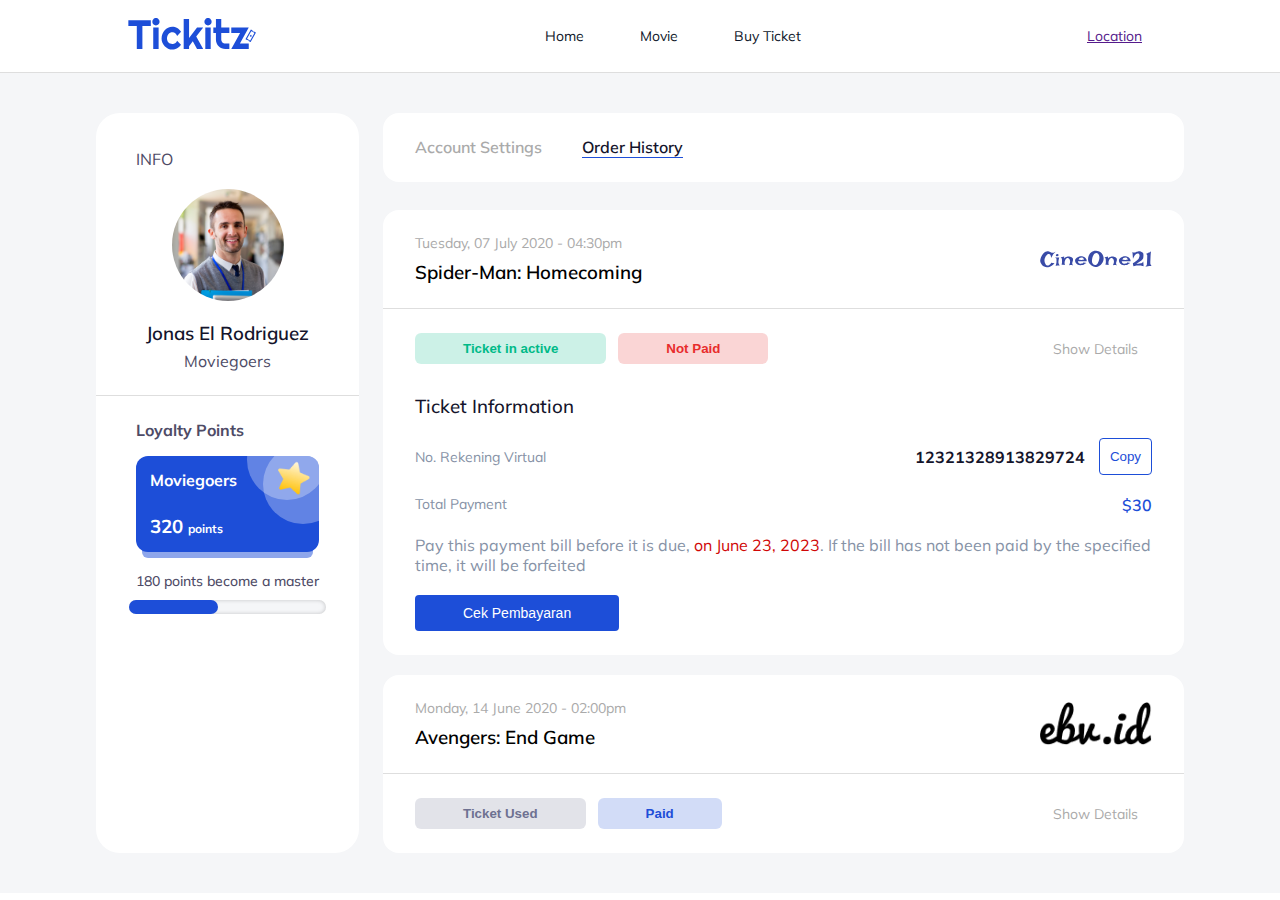
<file: pages/profile/profile-order-history.html>
<!-- pg. profile 3 -->
<!DOCTYPE html>
<html lang="en">

<head>
    <meta charset="UTF-8">
    <meta name="viewport" content="width=device-width, initial-scale=1.0">
    <meta name="description" content="profile pg. 3">
    <style>
        @import url('https://fonts.googleapis.com/css2?family=Inter:ital,opsz,wght@0,14..32,100..900;1,14..32,100..900&family=Mulish:ital,wght@0,200..1000;1,200..1000&display=swap');
    </style>
    <link rel="stylesheet" href="/styles/global.css">
    <link rel="stylesheet" href="/styles/profile.css">
    <title>Profile #3</title>
</head>

<body class="font-primary">
    <header>
        <nav class="d-flex align-center">
            <div class="logo"><img src="/assets/images/tickitz-blu.svg" alt="">
            </div>
            <div class="center d-flex fs-md">
                <a class="decoration-none" href="../movie/index.html">Home</a>
                <a class="decoration-none" href="../movie/home-dua.html">Movie</a>
                <a class="decoration-none" href="../ticket/order.html">Buy Ticket</a>
            </div>
            <div class="account d-flex align-center fs-md">
                <!-- <button class="d-flex">Location <i class="nf nf-cod-chevron_down"></i></button> -->
                <a href="" class="d-flex align-center">Location<i
                        class="nf nf-cod-chevron_down"></i></a>
                <a href=""><i class="nf nf-fa-magnifying_glass"></i></a>
                <button id="profile-pic"></button>
            </div>
        </nav>
    </header>

    <main class="">
        <aside class="d-flex flex-col bg-white">
            <div class="info d-flex flex-col">
                <div class="btn d-flex">
                    <p>INFO</p>
                    <i class="nf nf-oct-kebab_horizontal"></i>
                </div>
                <div class="user-pic"></div>
                <div class="whoami d-flex flex-col">
                    <h3>Jonas El Rodriguez</h3>
                    <p>Moviegoers</p>
                </div>
            </div>
            <div class="info-b d-flex flex-col">
                <div class="points d-flex flex-col">
                    <h4>Loyalty Points</h4>
                    <div class="point-count d-flex flex-col">
                        <h4>Moviegoers</h4>
                        <h3>320 <span>points</span></h3>
                        <div class="circle circle-1"></div>
                        <div class="circle circle-2"></div>
                        <img class="star" src="/assets/images/star.png" alt="">
                    </div>
                </div>
                <div class="bar-point d-flex flex-col align-center">
                    <h4>180 points become a master</h4>
                    <div class="bar bar-white">
                        <div class="bar bar-blu"></div>
                    </div>
                </div>
            </div>
        </aside>
        <section class="d-flex flex-col">
            <div class="account account-1 bg-white d-flex">
                <a href="profile.html">
                    <h4 class="yet-gray">Account Settings</h4>
                </a>
                <a href="profile-order.html">
                    <h4 class="border-b-blu">Order History</h4>
                </a>
            </div>
            <div class="history-wrapper d-flex flex-col">
                <div class="history history-1">
                    <div class="history-a d-flex">
                        <div class="date-title d-flex flex-col">
                            <p>Tuesday, 07 July 2020 - 04:30pm</p>
                            <h3>Spider-Man: Homecoming</h3>
                        </div>
                        <img src="/assets/images/sponsor/cine.svg" alt="">
                    </div>
                    <div class="history-b d-flex">
                        <div class="btn">
                            <button disabled>Ticket in active</button>
                            <button disabled>Not Paid</button>
                        </div>
                        <a href="profile-order.html">Show Details <i
                                class="nf nf-cod-chevron_up"></i></a>
                    </div>
                    <div class="paym-info d-flex flex-col">
                        <h3 class="fw-md">Ticket Information</h3>
                        <div class="no-rek d-flex align-center">
                            <p>No. Rekening Virtual</p>
                            <div class="side d-flex align-center">
                                <p>12321328913829724</p>
                                <button>Copy</button>
                            </div>
                        </div>
                        <div class="total d-flex">
                            <p>Total Payment</p>
                            <h4>$30</h4>
                        </div>
                        <p>Pay this payment bill before it is due, <span>on June
                                23,
                                2023</span>. If the bill has not been paid by
                            the specified
                            time, it will be forfeited</p>
                        <button>Cek Pembayaran</button>
                    </div>
                </div>
                <div class="history history-2">
                    <div class="history-a d-flex">
                        <div class="date-title d-flex flex-col">
                            <p>Monday, 14 June 2020 - 02:00pm</p>
                            <h3>Avengers: End Game</h3>
                        </div>
                        <img src="/assets/images/sponsor/ebv.png" alt="">
                    </div>
                    <div class="history-b d-flex">
                        <div class="btn">
                            <button disabled>Ticket Used</button>
                            <button disabled>Paid</button>
                        </div>
                        <a href="profile-ticket-history.html">Show Details <i
                                class="nf nf-cod-chevron_down"></i></a>
                    </div>
                </div>
            </div>
    </main>
</body>

</html>
</file>
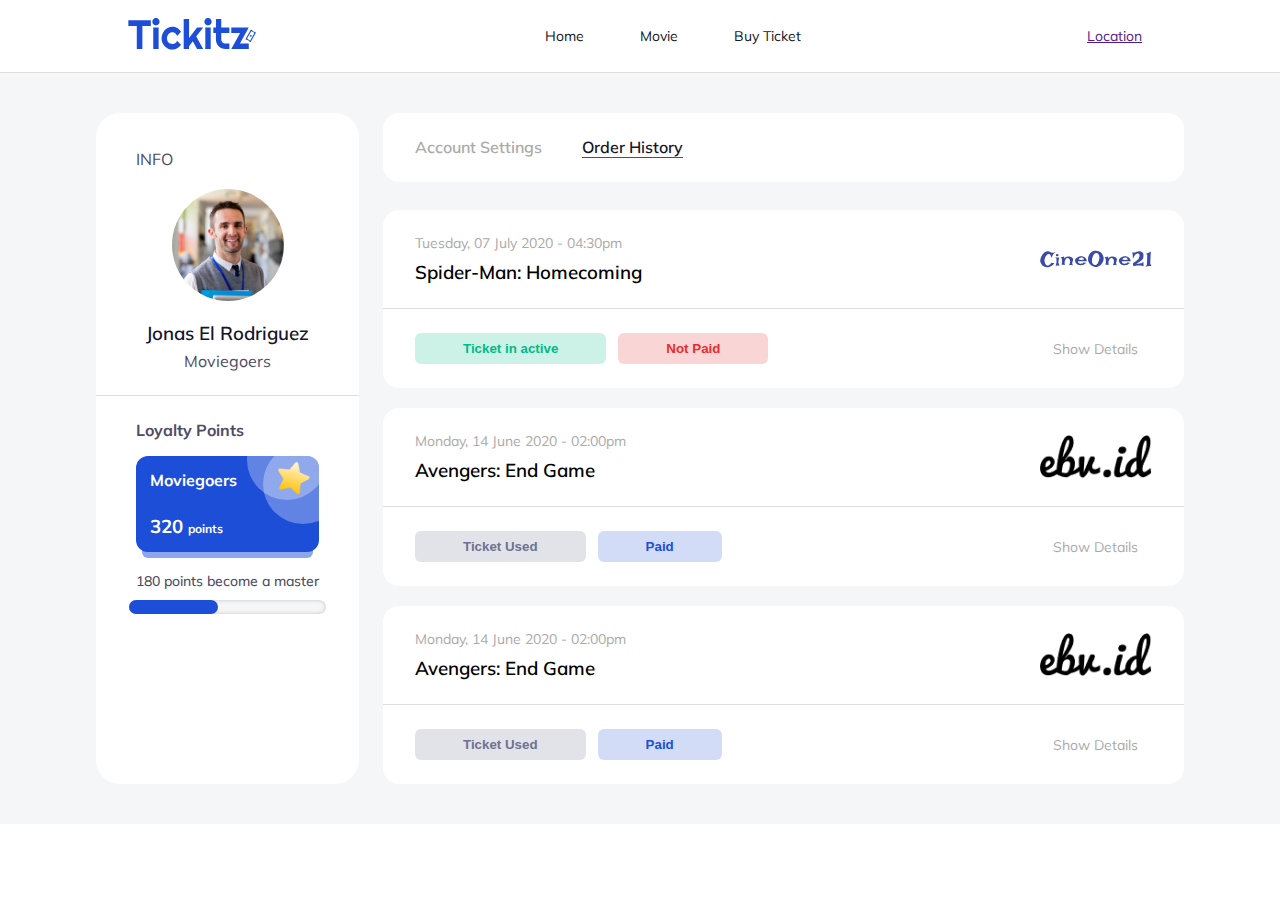
<file: pages/profile/profile-order.html>
<!-- pg. profile 2 -->
<!DOCTYPE html>
<html lang="en">

<head>
    <meta charset="UTF-8">
    <meta name="viewport" content="width=device-width, initial-scale=1.0">
    <meta name="description" content="profile pg. 2">
    <style>
        @import url('https://fonts.googleapis.com/css2?family=Inter:ital,opsz,wght@0,14..32,100..900;1,14..32,100..900&family=Mulish:ital,wght@0,200..1000;1,200..1000&display=swap');
    </style>
    <link rel="stylesheet" href="/styles/global.css">
    <link rel="stylesheet" href="/styles/profile.css">
    <title>Profile #2</title>
</head>

<body class="font-primary">
    <header>
        <nav class="d-flex align-center">
            <div class="logo"><img src="/assets/images/tickitz-blu.svg" alt="">
            </div>
            <div class="center d-flex fs-md">
                <a class="decoration-none" href="../movie/home-satu.html">Home</a>
                <a class="decoration-none" href="../movie/home-dua.html">Movie</a>
                <a class="decoration-none" href="../ticket/order.html">Buy Ticket</a>
            </div>
            <div class="account d-flex align-center fs-md">
                <!-- <button class="d-flex">Location <i class="nf nf-cod-chevron_down"></i></button> -->
                <a href="" class="d-flex align-center">Location<i
                        class="nf nf-cod-chevron_down"></i></a>
                <a href=""><i class="nf nf-fa-magnifying_glass"></i></a>
                <button id="profile-pic"></button>
            </div>
        </nav>
    </header>

    <main class="">
        <aside class="d-flex flex-col bg-white">
            <div class="info d-flex flex-col">
                <div class="btn d-flex">
                    <p>INFO</p>
                    <i class="nf nf-oct-kebab_horizontal"></i>
                </div>
                <div class="user-pic"></div>
                <div class="whoami d-flex flex-col">
                    <h3>Jonas El Rodriguez</h3>
                    <p>Moviegoers</p>
                </div>
            </div>
            <div class="info-b d-flex flex-col">
                <div class="points d-flex flex-col">
                    <h4>Loyalty Points</h4>
                    <div class="point-count d-flex flex-col">
                        <h4>Moviegoers</h4>
                        <h3>320 <span>points</span></h3>
                        <div class="circle circle-1"></div>
                        <div class="circle circle-2"></div>
                        <img class="star" src="/assets/images/star.png" alt="">
                    </div>
                </div>
                <div class="bar-point d-flex flex-col align-center">
                    <h4>180 points become a master</h4>
                    <div class="bar bar-white">
                        <div class="bar bar-blu"></div>
                    </div>
                </div>
            </div>
        </aside>
        <section class="d-flex flex-col">
            <div class="account account-1 bg-white d-flex">
                <a href="profile.html">
                    <h4 class="yet-gray">Account Settings</h4>
                </a>
                <a href="">
                    <h4 class="border-b-blu">Order History</h4>
                </a>
            </div>
            <div class="history-wrapper d-flex flex-col">
                <div class="history history-1">
                    <div class="history-a d-flex">
                        <div class="date-title d-flex flex-col">
                            <p>Tuesday, 07 July 2020 - 04:30pm</p>
                            <h3>Spider-Man: Homecoming</h3>
                        </div>
                        <img src="/assets/images/sponsor/cine.svg" alt="">
                    </div>
                    <div class="history-b d-flex">
                        <div class="btn">
                            <button disabled>Ticket in active</button>
                            <button disabled>Not Paid</button>
                        </div>
                        <a href="profile-order-history.html">Show Details <i
                                class="nf nf-cod-chevron_down"></i></a>
                    </div>
                </div>
                <div class="history history-2">
                    <div class="history-a d-flex">
                        <div class="date-title d-flex flex-col">
                            <p>Monday, 14 June 2020 - 02:00pm</p>
                            <h3>Avengers: End Game</h3>
                        </div>
                        <img src="/assets/images/sponsor/ebv.png" alt="">
                    </div>
                    <div class="history-b d-flex">
                        <div class="btn">
                            <button disabled>Ticket Used</button>
                            <button disabled>Paid</button>
                        </div>
                        <a href="profile-ticket-history.html">Show Details <i
                                class="nf nf-cod-chevron_down"></i></a>
                    </div>
                </div>
                <div class="history history-2">
                    <div class="history-a d-flex">
                        <div class="date-title d-flex flex-col">
                            <p>Monday, 14 June 2020 - 02:00pm</p>
                            <h3>Avengers: End Game</h3>
                        </div>
                        <img src="/assets/images/sponsor/ebv.png" alt="">
                    </div>
                    <div class="history-b d-flex">
                        <div class="btn">
                            <button disabled>Ticket Used</button>
                            <button disabled>Paid</button>
                        </div>
                        <a href="profile-ticket-history.html">Show Details <i
                                class="nf nf-cod-chevron_down"></i></a>
                    </div>
                </div>
            </div>
    </main>
</body>

</html>
</file>
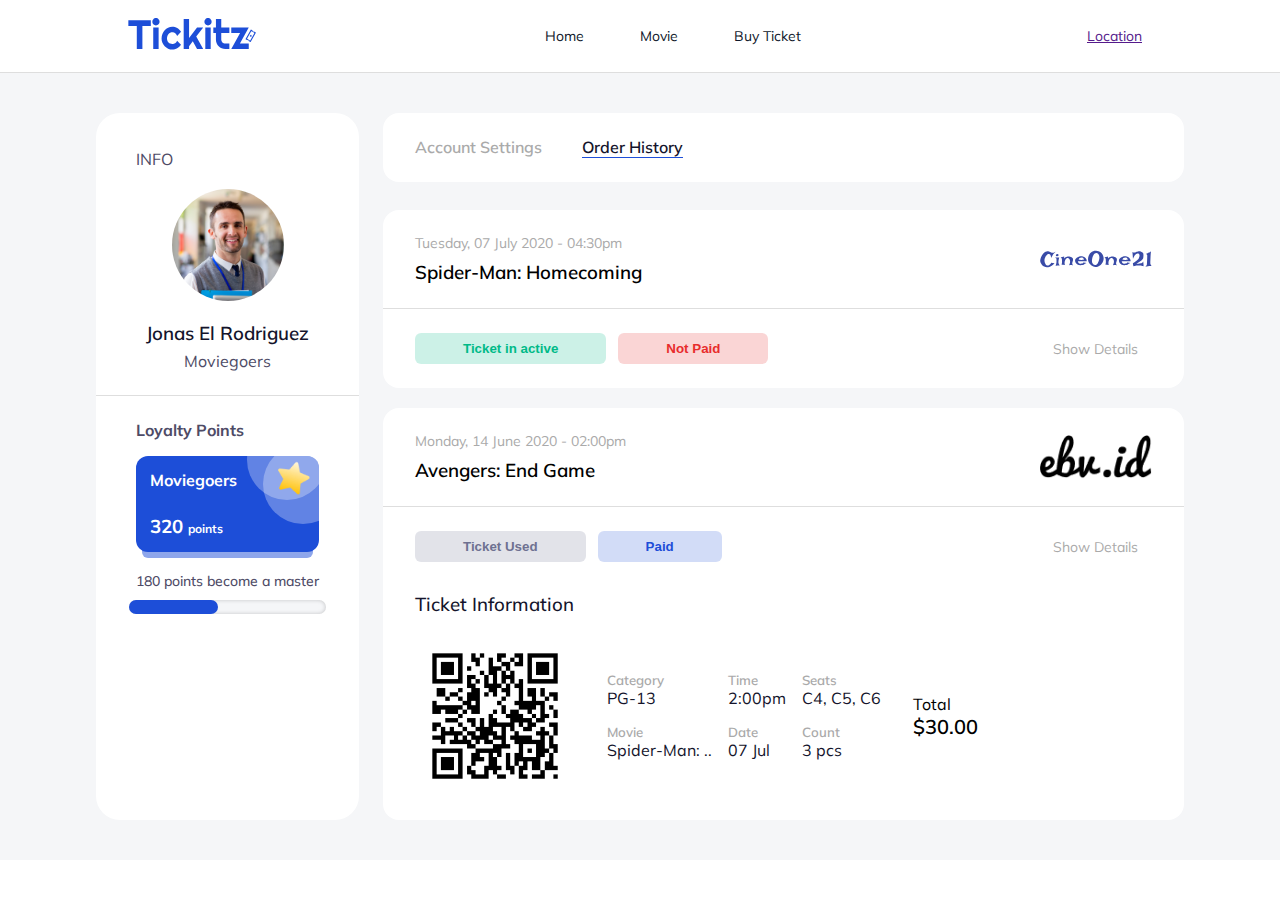
<file: pages/profile/profile-ticket-history.html>
<!-- pg. profile 4 -->
<!DOCTYPE html>
<html lang="en">

<head>
    <meta charset="UTF-8">
    <meta name="viewport" content="width=device-width, initial-scale=1.0">
    <meta name="description" content="profile pg. 4">
    <style>
        @import url('https://fonts.googleapis.com/css2?family=Inter:ital,opsz,wght@0,14..32,100..900;1,14..32,100..900&family=Mulish:ital,wght@0,200..1000;1,200..1000&display=swap');
    </style>
    <link rel="stylesheet" href="/styles/global.css">
    <link rel="stylesheet" href="/styles/profile.css">
    <title>Profile #4</title>
</head>

<body class="font-primary">
    <header>
        <nav class="d-flex align-center">
            <div class="logo"><img src="/assets/images/tickitz-blu.svg" alt="">
            </div>
            <div class="center d-flex fs-md">
                <a class="decoration-none" href="../movie/home-satu.html">Home</a>
                <a class="decoration-none" href="../movie/home-dua.html">Movie</a>
                <a class="decoration-none" href="../ticket/order.html">Buy Ticket</a>
            </div>
            <div class="account d-flex align-center fs-md">
                <!-- <button class="d-flex">Location <i class="nf nf-cod-chevron_down"></i></button> -->
                <a href="" class="d-flex align-center">Location<i
                        class="nf nf-cod-chevron_down"></i></a>
                <a href=""><i class="nf nf-fa-magnifying_glass"></i></a>
                <button id="profile-pic"></button>
            </div>
        </nav>
    </header>

    <main class="">
        <aside class="d-flex flex-col bg-white">
            <div class="info d-flex flex-col">
                <div class="btn d-flex">
                    <p>INFO</p>
                    <i class="nf nf-oct-kebab_horizontal"></i>
                </div>
                <div class="user-pic"></div>
                <div class="whoami d-flex flex-col">
                    <h3>Jonas El Rodriguez</h3>
                    <p>Moviegoers</p>
                </div>
            </div>
            <div class="info-b d-flex flex-col">
                <div class="points d-flex flex-col">
                    <h4>Loyalty Points</h4>
                    <div class="point-count d-flex flex-col">
                        <h4>Moviegoers</h4>
                        <h3>320 <span>points</span></h3>
                        <div class="circle circle-1"></div>
                        <div class="circle circle-2"></div>
                        <img class="star" src="/assets/images/star.png" alt="">
                    </div>
                </div>
                <div class="bar-point d-flex flex-col align-center">
                    <h4>180 points become a master</h4>
                    <div class="bar bar-white">
                        <div class="bar bar-blu"></div>
                    </div>
                </div>
            </div>
        </aside>
        <section class="d-flex flex-col">
            <div class="account account-1 bg-white d-flex">
                <a href="profile.html">
                    <h4 class="yet-gray">Account Settings</h4>
                </a>
                <a href="">
                    <h4 class="border-b-blu">Order History</h4>
                </a>
            </div>
            <div class="history-wrapper d-flex flex-col">
                <div class="history history-1">
                    <div class="history-a d-flex">
                        <div class="date-title d-flex flex-col">
                            <p>Tuesday, 07 July 2020 - 04:30pm</p>
                            <h3>Spider-Man: Homecoming</h3>
                        </div>
                        <img src="/assets/images/sponsor/cine.svg" alt="">
                    </div>
                    <div class="history-b d-flex">
                        <div class="btn">
                            <button disabled>Ticket in active</button>
                            <button disabled>Not Paid</button>
                        </div>
                        <a href="profile-order-history.html">Show Details <i
                                class="nf nf-cod-chevron_down"></i></a>
                    </div>
                </div>
                <div class="history history-2">
                    <div class="history-a d-flex">
                        <div class="date-title d-flex flex-col">
                            <p>Monday, 14 June 2020 - 02:00pm</p>
                            <h3>Avengers: End Game</h3>
                        </div>
                        <img src="/assets/images/sponsor/ebv.png" alt="">
                    </div>
                    <div class="history-b d-flex">
                        <div class="btn">
                            <button disabled>Ticket Used</button>
                            <button disabled>Paid</button>
                        </div>
                        <a href="">Show Details <i
                                class="nf nf-cod-chevron_up"></i></a>
                    </div>
                    <div class="paym-info d-flex flex-col">
                        <h3 class="fw-md">Ticket Information</h3>
                        <div class="ticket-card d-flex align-center">
                            <img width="160" src="/assets/images/qr.png" alt="">
                            <div class="grid-detail">
                                <div class="item item-1">
                                    <h5>Category</h5>
                                    <p>PG-13</p>
                                </div>
                                <div class="item item-2">
                                    <h5>Time</h5>
                                    <p>2:00pm</p>
                                </div>
                                <div class="item item-3">
                                    <h5>Seats</h5>
                                    <p>C4, C5, C6</p>
                                </div>
                                <div class="item item-4">
                                    <h5>Movie</h5>
                                    <p>Spider-Man: ..</p>
                                </div>
                                <div class="item item-5">
                                    <h5>Date</h5>
                                    <p>07 Jul</p>
                                </div>
                                <div class="item item-6">
                                    <h5>Count</h5>
                                    <p>3 pcs</p>
                                </div>
                            </div>
                            <div class="">
                                <h4 class="d-flex flex-col">
                                    <p>Total</p>
                                    <p>$30.00</p>
                                </h4>
                            </div>
                        </div>
                    </div>
                </div>
            </div>
    </main>
</body>

</html>
</file>
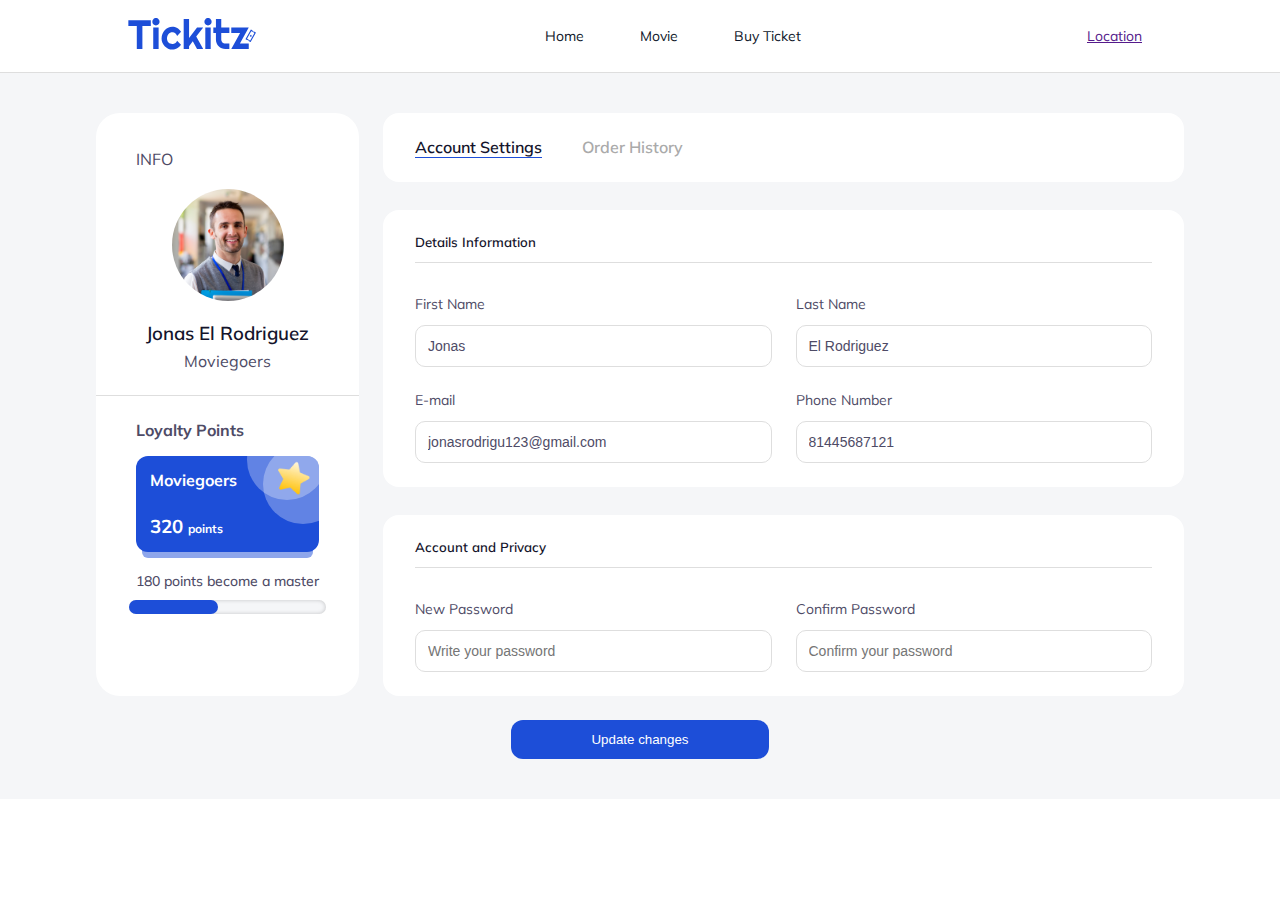
<file: pages/profile/profile.html>
<!-- pg. profile 1 -->
<!DOCTYPE html>
<html lang="en">

<head>
    <meta charset="UTF-8">
    <meta name="viewport" content="width=device-width, initial-scale=1.0">
    <meta name="description" content="profile pg. 1">
    <style>
        @import url('https://fonts.googleapis.com/css2?family=Inter:ital,opsz,wght@0,14..32,100..900;1,14..32,100..900&family=Mulish:ital,wght@0,200..1000;1,200..1000&display=swap');
    </style>
    <link rel="stylesheet" href="../../styles/global.css">
    <link rel="stylesheet" href="../../styles/profile.css">
    <title>Profile #1</title>
</head>

<body class="font-primary">
    <header>
        <nav class="d-flex align-center">
            <div class="logo"><img src="/assets/images/tickitz-blu.svg" alt="">
            </div>
            <div class="center d-flex fs-md">
                <a class="decoration-none" href="../movie/index.html">Home</a>
                <a class="decoration-none" href="../movie/home-dua.html">Movie</a>
                <a class="decoration-none" href="../ticket/order.html">Buy Ticket</a>
            </div>
            <div class="account d-flex align-center fs-md">
                <!-- <button class="d-flex">Location <i class="nf nf-cod-chevron_down"></i></button> -->
                <a href="" class="d-flex align-center">Location<i
                        class="nf nf-cod-chevron_down"></i></a>
                <a href=""><i class="nf nf-fa-magnifying_glass"></i></a>
                <button id="profile-pic"></button>
            </div>
        </nav>
    </header>

    <main class="">
        <aside class="d-flex flex-col bg-white">
            <div class="info d-flex flex-col">
                <div class="btn d-flex">
                    <p>INFO</p>
                    <i class="nf nf-oct-kebab_horizontal"></i>
                </div>
                <div class="user-pic"></div>
                <div class="whoami d-flex flex-col">
                    <h3>Jonas El Rodriguez</h3>
                    <p>Moviegoers</p>
                </div>
            </div>
            <div class="info-b d-flex flex-col">
                <div class="points d-flex flex-col">
                    <h4>Loyalty Points</h4>
                    <div class="point-count d-flex flex-col">
                        <h4>Moviegoers</h4>
                        <h3>320 <span>points</span></h3>
                        <div class="circle circle-1"></div>
                        <div class="circle circle-2"></div>
                        <img class="star" src="/assets/images/star.png" alt="">
                    </div>
                </div>
                <div class="bar-point d-flex flex-col align-center">
                    <h4>180 points become a master</h4>
                    <div class="bar bar-white">
                        <div class="bar bar-blu"></div>
                    </div>
                </div>
            </div>
        </aside>
        <section class="d-flex flex-col">
            <div class="account account-1 bg-white d-flex">
                <a href="profile.html">
                    <h4 class="border-b-blu">Account Settings</h4>
                </a>
                <a href="profile-order.html">
                    <h4 class="yet-gray">Order History</h4>
                </a>
            </div>
            <div class="account account-2 bg-white">
                <h5>Details Information</h5>
                <div class="grid-details">
                    <div class="detail detail-1">
                        <label for="">First Name</label>
                        <input type="text" value="Jonas">
                    </div>
                    <div class="detail detail-2">
                        <label for="">Last Name</label>
                        <input type="text" value="El Rodriguez">
                    </div>
                    <div class="detail detail-3">
                        <label for="">E-mail</label>
                        <input type="email" value="jonasrodrigu123@gmail.com"
                            name="" id="">
                    </div>
                    <div class="detail detail-4">
                        <label for="">Phone Number</label>
                        <input type="text" value="81445687121">
                    </div>
                </div>
            </div>
            <div class="account account-3 bg-white">
                <h5>Account and Privacy</h5>
                <div class="ch-pass-grid">
                    <div class="pass pass-1">
                        <label for="">New Password</label>
                        <input type="password" name="" id=""
                            placeholder="Write your password">
                    </div>
                    <div class="pass pass-2">
                        <label for="">Confirm Password</label>
                        <input type="password" name="" id=""
                            placeholder="Confirm your password">
                    </div>
                </div>
            </div>
        </section>
        <button>Update changes</button>
    </main>

</body>

</html>
</file>
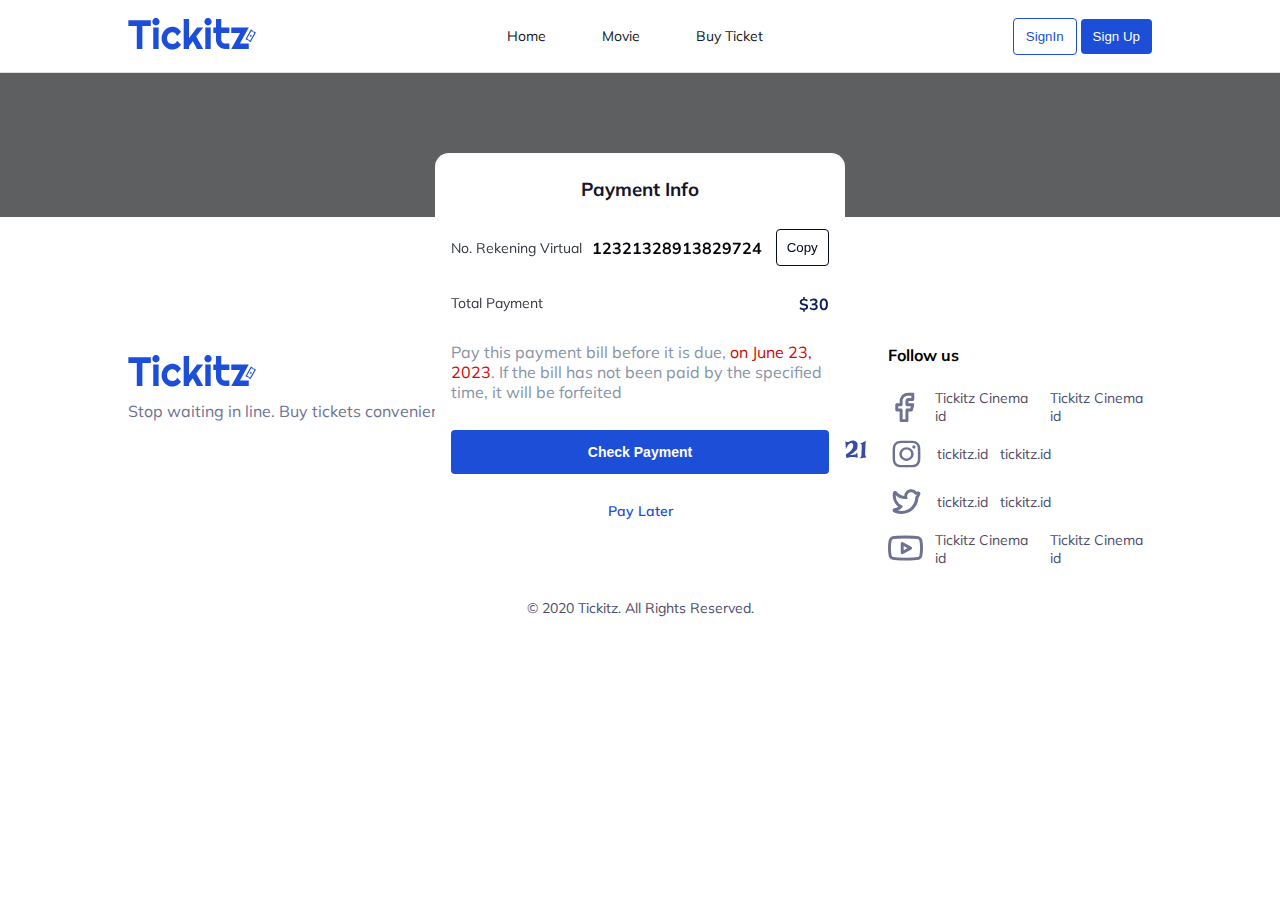
<file: pages/ticket/pay-modal.html>
<!-- pg. 8 -->
<!DOCTYPE html>
<html lang="en">

<head>
    <meta charset="UTF-8">
    <meta name="viewport" content="width=device-width, initial-scale=1.0">
    <meta name="description" content="pg. 8">
    <style>
        @import url('https://fonts.googleapis.com/css2?family=Inter:ital,opsz,wght@0,14..32,100..900;1,14..32,100..900&family=Mulish:ital,wght@0,200..1000;1,200..1000&display=swap');
    </style>
    <link rel="stylesheet" href="/styles/global.css">
    <link rel="stylesheet" href="/styles/pay-modal.css">
    <title>Payment Modal</title>
</head>

<body class="font-primary">
    <header>
        <nav class="d-flex align-center">
            <div class="logo"><img src="/assets/images/tickitz-blu.svg" alt="">
            </div>
            <div class="center d-flex fs-md">
                <a class="decoration-none" href="../movie/index.html">Home</a>
                <a class="decoration-none" href="../movie/home-dua.html">Movie</a>
                <a class="decoration-none" href="../ticket/order.html">Buy Ticket</a>
            </div>
            <div class="account">
                <button class="color-blue"><a href="../sign/login.html">SignIn</a></button>
                <button class="bg-blue"><a href="../sign/register.html">Sign Up</a></button>
            </div>
        </nav>
    </header>

    <main class="bg-gray d-flex flex-col align-center">
        <div class="paym-info d-flex flex-col">
            <h3>Payment Info</h3>
            <div class="no-rek d-flex align-center">
                <p>No. Rekening Virtual</p>
                <div class="side d-flex align-center">
                    <p>12321328913829724</p>
                    <button>Copy</button>
                </div>
            </div>
            <div class="total d-flex">
                <p>Total Payment</p>
                <h4>$30</h4>
            </div>
            <p>Pay this payment bill before it is due, <span>on June 23,
                    2023</span>. If the bill has not been paid by the specified
                time, it will be forfeited</p>
            <button>
                <a href="ticket.html">Check Payment</a>
            </button>
            <a href="">Pay Later</a>
        </div>
    </main>

    <footer class="d-flex flex-col">
        <div class="top d-flex">
            <div class="foo-logo">
                <img src="/assets/images/tickitz-blu.svg" alt="">
                <p>Stop waiting in line. Buy tickets conveniently, watch movies
                    quietly.</p>
            </div>
            <div class="explore">
                <h4>Explore</h4>
                <div class="link d-flex flex-col">
                    <a href="">Cinemas</a>
                    <a href="">Movies List</a>
                    <a href="">My Ticket</a>
                    <a href="">Notification</a>
                </div>
            </div>
            <div class="sponsor">
                <h4>Our Sponsor</h4>
                <div class="spons-img d-flex flex-col">
                    <img src="/assets/images/sponsor/ebv.png" alt="" width="88">
                    <img src="/assets/images/sponsor/cine.svg" alt=""
                        width="124">
                    <img src="/assets/images/sponsor/hif.svg" alt="" width="72">
                </div>
            </div>
            <div class="follow">
                <h4>Follow us</h4>
                <div class="social d-flex flex-col">
                    <a href=""><img src="/assets/images/social/fb.svg" alt="">
                        Tickitz Cinema id</a>
                    <a href=""><img src="/assets/images/social/ig.svg" alt="">
                        tickitz.id</a>
                    <a href=""><img src="/assets/images/social/tw.svg" alt="">
                        tickitz.id</a>
                    <a href=""><img src="/assets/images/social/yt.svg"
                            alt="">Tickitz Cinema id</a>
                </div>
            </div>
        </div>
        <div class="bottom">
            <p>&copy; 2020 Tickitz. All Rights Reserved.</p>
        </div>
    </footer>
</body>

</html>
</file>
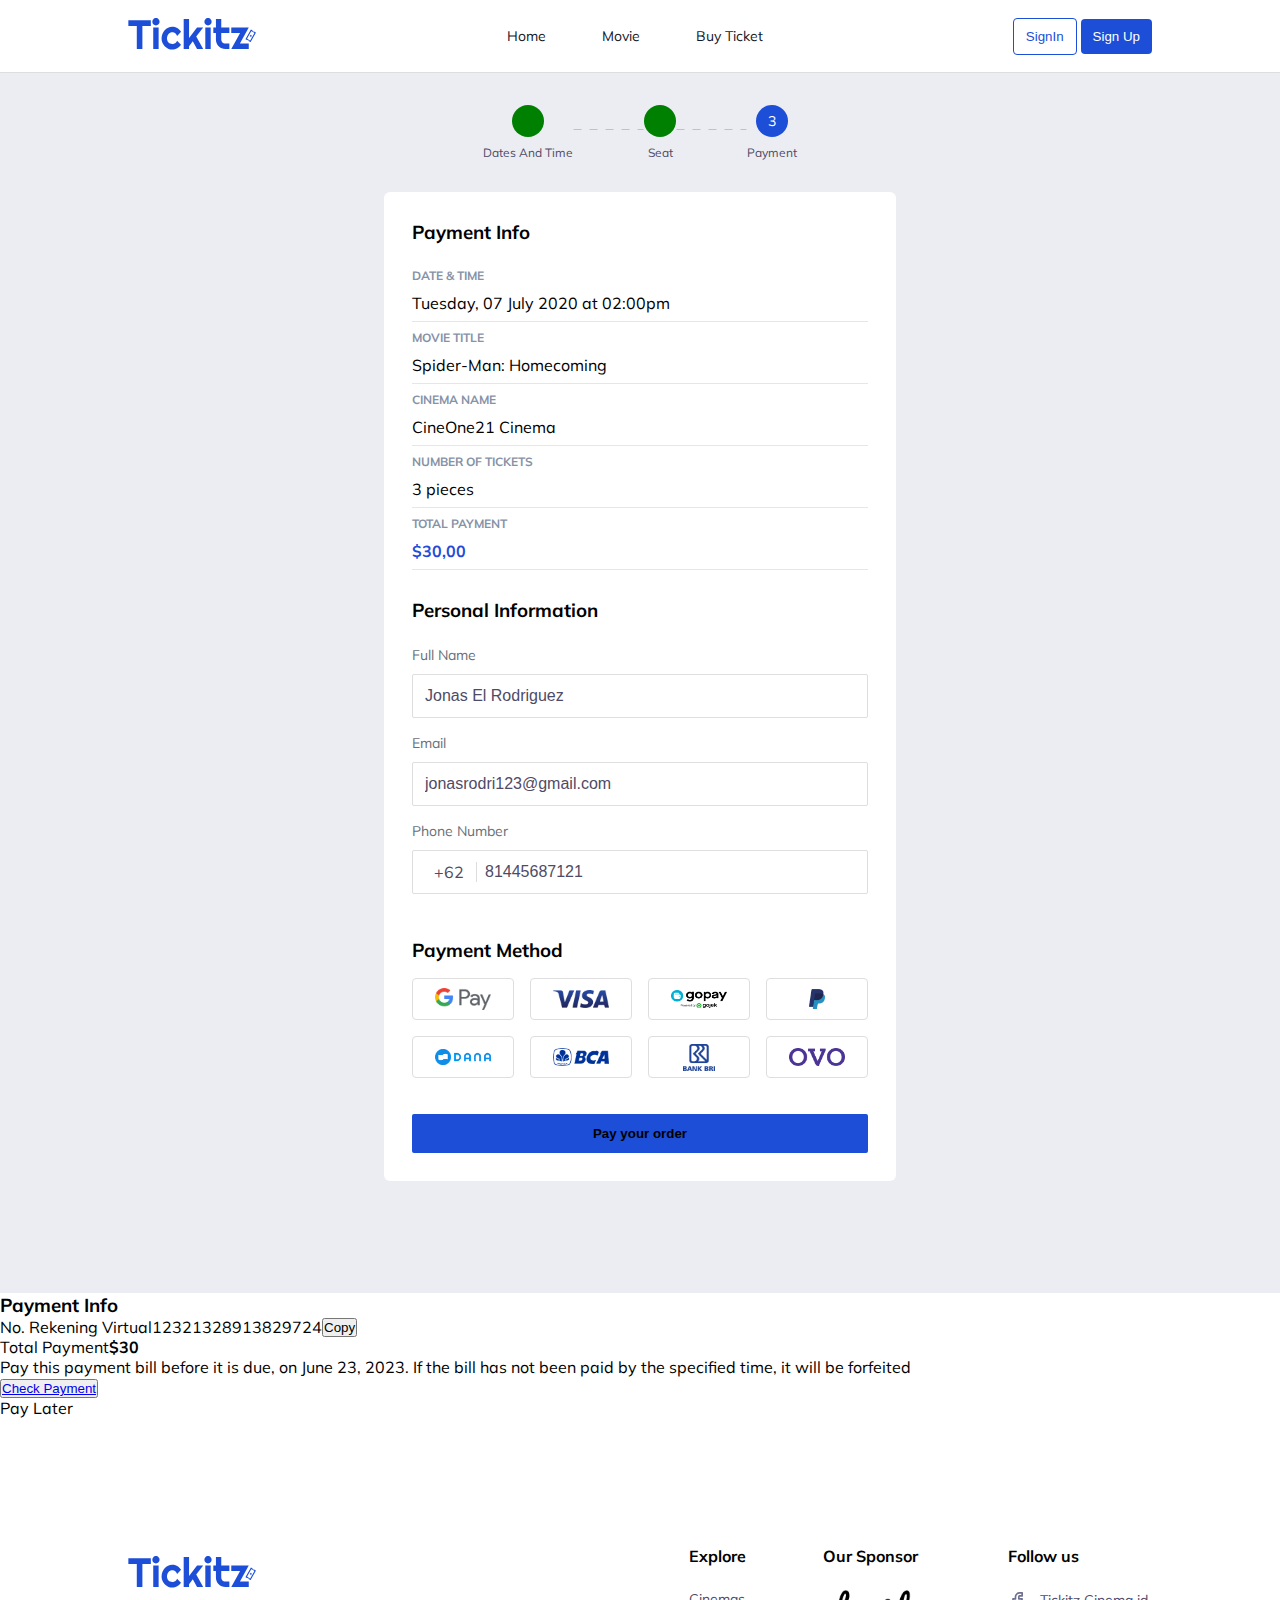
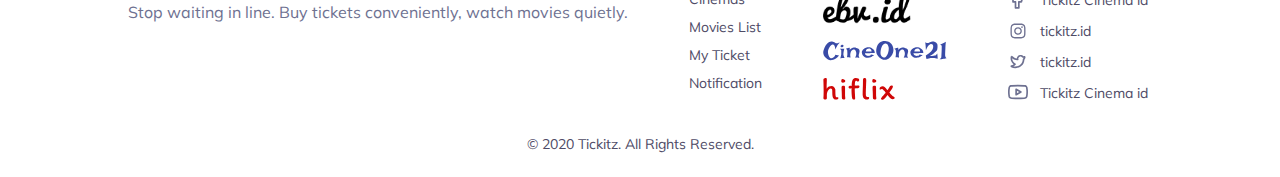
<file: pages/ticket/payment.html>
<!-- pg. 7 -->
<!DOCTYPE html>
<html lang="en">

<head>
    <meta charset="UTF-8">
    <meta name="viewport" content="width=device-width, initial-scale=1.0">
    <meta name="description" content="pg. 7">
    <style>
        @import url('https://fonts.googleapis.com/css2?family=Inter:ital,opsz,wght@0,14..32,100..900;1,14..32,100..900&family=Mulish:ital,wght@0,200..1000;1,200..1000&display=swap');
    </style>
    <link rel="stylesheet" href="../../styles/global.css">
    <link rel="stylesheet" href="../../styles/payment.css">
    <script src="../../assets/js/modal.js" defer></script>
    <title>Order Payment Page</title>
</head>

<body class="font-primary">
    <header>
        <nav class="d-flex align-center">
            <div class="logo"><img src="/assets/images/tickitz-blu.svg" alt="">
            </div>
            <div class="center d-flex fs-md">
                <a class="decoration-none" href="../movie/index.html">Home</a>
                <a class="decoration-none" href="../movie/home-dua.html">Movie</a>
                <a class="decoration-none" href="../ticket/order.html">Buy
                    Ticket</a>
            </div>
            <div class="account">
                <button class="color-blue"><a
                        href="../sign/login.html">SignIn</a></button>
                <button class="bg-blue"><a href="../sign/register.html">Sign
                        Up</a></button>
            </div>
            <div class="burger"><i class="nf nf-md-menu"></i></div>
        </nav>
    </header>

    <main class="bg-gray d-flex flex-col align-center">
        <div class="steps d-flex align-center">
            <div class="step step-1 d-flex flex-col align-center">
                <div class="dot"><i class="nf nf-md-check"></i></div>
                <p class="how">Dates And Time</p>
            </div>
            <div class="dash-line"><img src="/assets/images/dash-line.svg"
                    alt=""></div>
            <div class="step step-2 d-flex flex-col align-center">
                <div class="dot">
                    <p><i class="nf nf-md-check"></i></p>
                </div>
                <p class="how">Seat</p>
            </div>
            <div class="dash-line"><img src="/assets/images/dash-line.svg"
                    alt=""></div>
            <div class="step step-3 d-flex flex-col align-center">
                <div class="dot">
                    <p>3</p>
                </div>
                <p class="how">Payment</p>
            </div>
        </div>

        <div class="payment-card d-flex flex-col">
            <div class="pay-info d-flex flex-col">
                <h3>Payment Info</h3>
                <div class="output">
                    <div class="date d-flex flex-col">
                        <h5>DATE & TIME</h5>
                        <p>Tuesday, 07 July 2020 at 02:00pm</p>
                    </div>
                    <div class="title d-flex flex-col">
                        <h5>MOVIE TITLE</h5>
                        <p>Spider-Man: Homecoming</p>
                    </div>
                    <div class="cinema d-flex flex-col">
                        <h5>CINEMA NAME</h5>
                        <p>CineOne21 Cinema</p>
                    </div>
                    <div class="tick-count d-flex flex-col">
                        <h5>NUMBER OF TICKETS</h5>
                        <p>3 pieces</p>
                    </div>
                    <div class="total d-flex flex-col">
                        <h5>TOTAL PAYMENT</h5>
                        <p>$30,00</p>
                    </div>
                </div>
            </div>
            <div class="personal-info d-flex flex-col">
                <h3>Personal Information</h3>
                <form action="">
                    <div class="fname d-flex flex-col">
                        <label for="fname">Full Name</label>
                        <input value="Jonas El Rodriguez" type="text"
                            id="fname">
                    </div>
                    <div class="email d-flex flex-col">
                        <label for="email">Email</label>
                        <input value="jonasrodri123@gmail.com" type="email"
                            name="" id="email">
                    </div>
                    <div class="phone d-flex flex-col">
                        <label for="phone">Phone Number</label>
                        <!-- <div class="input-phone d-flex align-center">
                            <p class="country-code gray-primary">+62</p> -->
                        <input value="81445687121" type="text" name=""
                            id="phone">
                        <!-- </div> -->
                    </div>
                    <div class="pay-method d-flex flex-col">
                        <h3>Payment Method</h3>
                        <div class="grid-method">
                            <div class="method"><img
                                    src="/assets/images/payment-method/gpay.png"
                                    alt=""></div>
                            <div class="method"><img
                                    src="/assets/images/payment-method/visa.png"
                                    alt=""></div>
                            <div class="method"><img
                                    src="/assets/images/payment-method/gopay.png"
                                    alt=""></div>
                            <div class="method"><img
                                    src="/assets/images/payment-method/paypal.png"
                                    alt=""></div>
                            <div class="method"><img
                                    src="/assets/images/payment-method/dana.png"
                                    alt=""></div>
                            <div class="method"><img
                                    src="/assets/images/payment-method/bca.png"
                                    alt=""></div>
                            <div class="method"><img
                                    src="/assets/images/payment-method/bri.png"
                                    alt=""></div>
                            <div class="method"><img
                                    src="/assets/images/payment-method/ovo.png"
                                    alt=""></div>
                        </div>
                    </div>
                    <button type="submit">Pay your
                        order</button>
                </form>
            </div>
        </div>
    </main>

    <div class="paym-info d-flex flex-col">
        <h3>Payment Info</h3>
        <div class="no-rek d-flex align-center">
            <p>No. Rekening Virtual</p>
            <div class="side d-flex align-center">
                <p>12321328913829724</p>
                <button>Copy</button>
            </div>
        </div>
        <div class="total d-flex">
            <p>Total Payment</p>
            <h4>$30</h4>
        </div>
        <p>Pay this payment bill before it is due, <span>on June 23,
                2023</span>. If the bill has not been paid by the
            specified
            time, it will be forfeited</p>
            <div class="btn">
                <button>
                    <a href="ticket.html">Check Payment</a>
                </button>
                <p id="pay-later">Pay Later</p>
            </div>
    </div>

    <footer class="d-flex flex-col">
        <div class="top d-flex">
            <div class="foo-logo">
                <img src="/assets/images/tickitz-blu.svg" alt="">
                <p>Stop waiting in line. Buy tickets conveniently, watch movies
                    quietly.</p>
            </div>
            <div class="explore">
                <h4>Explore</h4>
                <div class="link d-flex flex-col">
                    <a href="">Cinemas</a>
                    <a href="">Movies List</a>
                    <a href="">My Ticket</a>
                    <a href="">Notification</a>
                </div>
            </div>
            <div class="sponsor">
                <h4>Our Sponsor</h4>
                <div class="spons-img d-flex flex-col">
                    <img src="/assets/images/sponsor/ebv.png" alt="" width="88">
                    <img src="/assets/images/sponsor/cine.svg" alt=""
                        width="124">
                    <img src="/assets/images/sponsor/hif.svg" alt="" width="72">
                </div>
            </div>
            <div class="follow">
                <h4>Follow us</h4>
                <div class="social d-flex flex-col">
                    <a href=""><img src="/assets/images/social/fb.svg" alt="">
                    </a>
                    <a href=""><img src="/assets/images/social/ig.svg" alt="">
                    </a>
                    <a href=""><img src="/assets/images/social/tw.svg" alt="">
                    </a>
                    <a href=""><img src="/assets/images/social/yt.svg"
                            alt=""></a>
                </div>
            </div>
        </div>
        <div class="bottom">
            <p>&copy; 2020 Tickitz. All Rights Reserved.</p>
        </div>
    </footer>
</body>

</html>
</file>
<file: styles/global.css>
@import "https://www.nerdfonts.com/assets/css/webfont.css";

* {
    margin: 0;
    padding: 0;
    box-sizing: border-box;
}

:root {
    --font-primary: "Mulish", sans-serif;
    --font-secondary: "Inter", sans-serif;
    --blue: #1D4ED8;
    --gray-primary: #4E4B66;
    --gray-secondary: #696F79;
    --gray-tertiary: #A0A3BD;
    --gray-50: #F8FAFC;
}

body {
    margin: 0 auto;
}

.d-grid {
    display: grid;
}

.d-flex {
    display: flex;
}

.flex-col {
    flex-direction: column;
}

.flex-row {
    flex-direction: row;
}

.align-center {
    align-items: center;
}

.justify-center {
    justify-content: center;
}

.mx-auto {
    margin: 0 auto;
}

.border {
    border: 1px solid;
}

.hidden {
    display: none;
}

.font-primary {
    font-family: var(--font-primary);
}

.font-secondary {
    font-family: var(--font-secondary);
}

.fs-sm {
    font-size: 12px;
}

.fs-md {
    font-size: 14px;
}

.fw-md {
    font-weight: 500;
}

.gray-primary {
    color: var(--gray-primary);
}

.yet-gray {
    color: #AAAAAA;
}

.gray-secondary {
    color: var(--gray-secondary);
}

.gray-tertiary {
    color: var(--gray-tertiary);
}

.color-blue {
    color: var(--blue);
}

.color-gray-50 {
    color: var(--gray-50);
}

.bg-blue {
    background-color: var(--blue);
}

.bg-white {
    background-color: white;
}

.pointer {
    cursor: pointer;
}

.border-b-blu {
    border-bottom: 1px solid var(--blue);
}

.decoration-none {
    text-decoration: none;
}

header {
    padding: .5rem 8rem;
    position: sticky;
    top: 0;
    border-bottom: 1px solid #DEDEDE;
    z-index: 9999;
    background-color: white;
}

main {
    padding-inline: 8rem;
}

header nav {
    justify-content: space-between;
    position: relative;

    .center {
        gap: 3.5rem;

        a {
            color: #0F172A;
        }
    }

    .account {
        position: relative;
        gap: .625rem;
        button {
            border: none;
            border-radius: 4px;
            padding: .625rem .75rem;
        }
        #profile-pic {
            display: none;
            padding: 0;
            border-radius: 50%;
            width: 2.5rem;
            height: 2.5rem;
            background: url("/assets/images/profile-pic.png");
            background-size: cover;
            background-position-x: -.5rem;

            &:hover {
                cursor: pointer;
            }
        }

        .lgOut {
            display: none;
            position: absolute;
            background-color: var(--blue);
            right: 0;
            top: 2.5rem;
            color: white;
            padding: .325rem;
            font-weight: 700;
            &:hover {
                cursor: pointer;
            }
        }
    }

    .account button:nth-child(1) {
        border: 1px solid var(--blue);
        background-color: transparent;

        a {
            color: var(--blue);
            text-decoration: none;
        }
    }

    .account button:nth-child(2) {
        a {
            text-decoration: none;
            color: white;
        }
    }

    .burger {
        display: none;
        position: absolute;
        right: 0;
    }

    .menu {
        display: none;
    }
}

footer {
    padding-inline: 8rem;
    padding-bottom: 1.5rem;
    margin-top: 8rem;
    gap: 32px;

    .top {
        justify-content: space-between;

        h4 {
            margin-bottom: 1.5rem;
        }

        .foo-logo p {
            color: #6E7191;
        }

        .explore,
        .follow {

            .link,
            .social {
                gap: .625rem;

                a {
                    color: var(--gray-primary);
                    text-decoration: none;
                    font-size: 14px;
                }
            }
        }

        .follow .social a {
            display: flex;
            align-items: center;
            gap: 12px;

            img {
                width: 14%;
            }
        }

        .follow .social a:nth-child(1)::after {
            content: "Tickitz Cinema id";
        }

        .follow .social a:nth-child(2)::after {
            content: "tickitz.id";
        }

        .follow .social a:nth-child(3)::after {
            content: "tickitz.id";
        }

        .follow .social a:nth-child(4)::after {
            content: "Tickitz Cinema id";
        }

        .spons-img {
            gap: 16px;
        }
    }

    .bottom {
        text-align: center;
        color: var(--gray-primary);
        font-size: 14px;
    }
}

.steps {
    justify-content: space-between;

    .step {
        gap: 8px;

        .dot {
            width: 32px;
            height: 32px;
            border-radius: 50%;
            background-color: #A0A3BD;
            display: flex;
            align-items: center;
            justify-content: center;
            font-size: 0.875rem;
            color: white;

        }

        .how {
            font-size: 0.75rem;
            color: #4E4B66;
        }
    }

    .dash-line {
        transform: translateY(-44%);
    }
}

button:not([disabled]):hover {
    cursor: pointer;
    opacity: .75;
}

/* .step {
    width: 240px;
    justify-content: space-between;

    .y-step:first-child .dot {
        background-color: var(--blue);
    }

    .dot {
        display: flex;
        align-items: center;
        justify-content: center;
        border-radius: 50%;
        color: white;
        background-color: #A0A3BD;
        width: 32px;
        height: 32px;
    }

    .dash-line {
        transform: rotate(90deg);
        border-inline: 1px dashed #A0A3BD;
    }

    div+p {
        font-size: 12px;
    }
} */

@media screen and (max-width: 768px) {
    header {
        padding-inline: 1.5rem;
    }

    header nav {
        gap: 0;

        .center {
            a {
                display: none;
            }
        }

        .account {
            display: none;
        }

        .burger {
            display: block;

            &:hover {
                cursor: pointer;
                opacity: .6;
            }
        }

        .menu {
            display: none;
            position: absolute;
            text-align: end;
            right: 0;
            top: 2.5rem;
            gap: .75rem;
            padding: .5rem;
            background-color: white;

            a {
                color: var(--blue);
            }
        }
    }

    main {
        padding-inline: 1.5rem;
    }

    footer {
        padding-inline: 1.5rem;

        .top {
            flex-direction: column;
            gap: 3rem;

            .explore {
                .link {
                    gap: 2.5rem;
                }
            }

            .explore,
            .sponsor {

                .link,
                .spons-img {
                    flex-direction: row;

                }
            }

            .social {
                flex-direction: row;

                a {
                    img {
                        min-width: 24px;
                    }
                }
            }

        }

        .bottom {
            align-self: flex-start;
        }

        .top .follow .social a:nth-child(1)::after {
            content: "";
        }

        .top .follow .social a:nth-child(2)::after {
            content: "";
        }

        .top .follow .social a:nth-child(3)::after {
            content: "";
        }

        .top .follow .social a:nth-child(4)::after {
            content: "";
        }
    }
}
</file>
<file: styles/profile.css>
main {
    background-color: #f5f6f8;
    display: grid;
    grid-template-columns: max-content 1fr;
    padding: 2.5rem 6rem;
    gap: 1.5rem;

    aside {
        color: #4E4B66;
        border-radius: 1.5rem;
        /* height: fit-content; */
        padding-block: .75rem 3.5rem;
        justify-self: flex-start;
        width: fit-content;

        .info {
            padding: 1.5rem 2.5rem;
            border-bottom: 1px solid #DEDEDE;
            gap: 1.25rem;

            .btn {
                align-items: flex-end;
                justify-content: space-between;

                i {
                    color: #5F2EEA;
                    border: 1px solid transparent;
                    border-radius: 50%;

                    &:hover {
                        cursor: pointer;
                        opacity: 0.8;
                        border: 1px solid #5F2EEA;
                    }
                }

            }

            .user-pic {
                background: url("/assets/images/profile-pic.png");
                background-position-x: -1.5rem;
                background-size: cover;
                border-radius: 50%;
                width: 7rem;
                height: 7rem;
                align-self: center;
            }

            .whoami {
                text-align: center;
                gap: .375rem;

                h3 {
                    color: #14142B;
                    font-weight: 600;
                }
            }
        }

        .info-b {
            padding: 1.5rem 2.5rem;
            gap: 1.25rem;

            .points {
                gap: 1rem;

                .point-count {
                    background-color: var(--blue);
                    color: white;
                    border-radius: .75rem;
                    padding: .875rem;
                    gap: 1.5rem;
                    position: relative;
                    overflow: hidden;
                    box-shadow: 0px 12px 0px -6px rgba(29, 78, 216, 0.5);

                    span {
                        font-size: .75rem;
                    }

                    .circle {
                        width: 5rem;
                        height: 5rem;
                        border-radius: 50%;
                        background-color: #FFFFFF4D;
                        position: absolute;
                    }

                    .circle-1 {
                        top: -36px;
                        right: -8px;
                    }

                    .circle-2 {
                        top: -12px;
                        right: -24px;
                    }

                    .star {
                        position: absolute;
                        width: 3rem;
                        top: -2px;
                        right: 2px;
                    }
                }
            }

            .bar-point {
                gap: .625rem;

                h4 {
                    font-weight: 500;
                    font-size: .875rem;
                }

                .bar {
                    width: 108%;
                    height: .875rem;
                    border-radius: 2rem;

                    .bar-blu {
                        background-color: var(--blue);
                        width: 45%;
                    }
                }

                .bar-white {
                    background-color: #F5F6F8;
                    box-shadow: inset 0px 0px 4px rgba(0, 0, 0, 0.2);
                }
            }
        }
    }

    section {
        gap: 1.75rem;
        width: 100%;
        padding-top: 0;
        /* justify-self: flex-start; */
        margin-left: 0;

        .account {
            border-radius: 1rem;
            padding: 1.5rem 2rem;

            a {
                text-decoration: none;
            }
        }

        .account-1 {
            gap: 2.5rem;
        }

        .account-2,
        .account-3 {

            .grid-details,
            .ch-pass-grid {
                display: grid;
                grid-template-columns: repeat(2, 1fr);
                gap: 1.5rem;

                .detail,
                .pass {
                    display: flex;
                    flex-direction: column;
                    gap: .75rem;

                    input {
                        border-radius: .625rem;
                        padding: .75rem;
                        border: 1px solid #DEDEDE;
                    }

                    input,
                    label {
                        color: #4E4B66;
                        font-size: .875rem;
                    }
                }
            }
        }

        h4,
        h5 {
            color: #14142B;
            font-weight: 600;
        }

        h5 {
            border-bottom: 1px solid #DEDEDE;
            margin-bottom: 2rem;
            padding-bottom: .75rem;
        }

        .history-wrapper {
            gap: 1.25rem;

            .history {
                background-color: white;
                border-radius: 1rem;

                .history-a {
                    padding: 1.5rem 2rem;
                    border-bottom: 1px solid #DEDEDE;
                    justify-content: space-between;
                    align-items: center;

                    .date-title {
                        gap: .5rem;

                        p {
                            color: #AAAAAA;
                            font-size: .875rem;
                        }

                        h3 {
                            font-weight: 600;
                        }
                    }

                    img {
                        width: 7rem;
                    }
                }

                .history-b {
                    padding: 1.5rem 2rem;
                    justify-content: space-between;

                    .btn {
                        display: flex;
                        gap: .75rem;

                        button {
                            padding: .5rem 3rem;
                            border-radius: .375rem;
                            border: none;
                            font-weight: 600;
                        }
                    }

                    a {
                        color: #AAAAAA;
                        text-decoration: none;
                        font-size: .875rem;
                        display: flex;
                        gap: .875rem;
                        align-items: center;
                    }
                }
            }

            .history-1 {
                .history-b {
                    .btn {
                        button:nth-child(1) {
                            background-color: #00BA8833;
                            color: #00BA88;
                        }

                        button:nth-child(2) {
                            background-color: #E82C2C33;
                            color: #E82C2C;
                        }
                    }
                }
            }

            .history:not(.history-1) {
                .history-b {
                    .btn {
                        button:nth-child(1) {
                            background-color: #6E719133;
                            color: #6E7191;
                        }

                        button:nth-child(2) {
                            background-color: #1D4ED833;
                            color: #1D4ED8;
                        }
                    }
                }
            }
        }

        .paym-info {
            padding: .375rem 2rem 1.5rem;
            gap: 1.25rem;

            h3 {
                color: #14142B;
            }

            .no-rek,
            .total {
                justify-content: space-between;

                >p {
                    color: #8692A6;
                    font-size: .875rem;
                }
            }

            .side {
                gap: .875rem;

                p {
                    font-weight: 700;
                    color: #14142B;
                }

                button {
                    border: 1px solid var(--blue);
                    border-radius: 4px;
                    background-color: transparent;
                    padding: .625rem;
                    color: var(--blue);
                }
            }

            .total {
                h4 {
                    color: var(--blue);
                }
            }

            >p {
                color: #8692A6;

                span {
                    color: #D00707;
                }
            }

            >button {
                border: none;
                background-color: var(--blue);
                color: white;
                border-radius: 4px;
                font-weight: 500;
                padding: .625rem 3rem;
                font-size: .875rem;
                width: fit-content;
            }

            .ticket-card {
                gap: 2rem;

                .grid-detail {
                    display: grid;
                    grid-template-columns: repeat(3, max-content);
                    gap: 1rem;
                }

                >div>div {
                    h5 {

                        border-bottom: 0;
                        margin-bottom: 0;
                        padding-bottom: 0;
                        color: #AAAAAA;
                    }

                    p {
                        color: #14142B;
                    }
                }

                div:last-child {
                    h4 {
                        color: black;

                        p:first-child {
                            font-weight: 400;
                        }

                        p:last-child {
                            font-size: 1.25rem;
                        }
                    }
                }
            }
        }
    }

    /* pg. 1: btn update changes */
    >button {
        width: fit-content;
        grid-column: 1 / 3;
        justify-self: center;
        padding: .75rem 5rem;
        border-radius: .75rem;
        border: none;
        background-color: var(--blue);
        color: white;
        font-weight: 500;

    }
}

@media screen and (max-width: 768px) {
    main {
        display: flex;
        flex-direction: column;
        padding: 1.5rem;

        aside,
        button {
            width: 100%;
        }

        section {

            .account-2,
            .account-3 {

                .grid-details,
                .ch-pass-grid {
                    grid-template-columns: repeat(1, 1fr);
                }
            }
            .history-wrapper {
                .history {
                    .history-b {
                        gap: .875rem;
                        flex-direction: column;
                        .btn {
                            flex-direction: column;
                        }
                        a {
                            align-self: center;
                        }
                    }
                    button {
                        width: 100%;
                    }
                    .paym-info {
                        .ticket-card {
                            flex-direction: column;
                            align-items: flex-start;
                            .grid-detail {
                                align-self: center;
                            }
                            > div:last-child {
                                align-self: flex-end;
                            }
                        }
                    }
                }
            }
        }
    }
}
</file>
<file: styles/pay-modal.css>
.bg-gray {
    background-color: #A0A3BD33;
}

.steps {
    margin-bottom: 2rem;

    .step-1 .dot,
    .step-2 .dot {
        background-color: #008000;
    }

    .step-3 .dot {
        background-color: var(--blue);
    }

}

body>main {
    padding: 2rem 0 7rem 0;
}

.payment-card {
    width: 32rem;
    background-color: white;
    border-radius: 6px;
    padding: 1.75rem;

    .pay-info {
        .output {
            div {
                border-bottom: 1px solid #E6E6E6;

                h5 {
                    color: #8692A6;
                    font-size: .75rem;
                }
            }

            div:last-child {
                p {
                    color: var(--blue);
                    font-weight: 700;
                }
            }
        }
    }

    .personal-info {
        form {
            >div {
                label {
                    color: #696F79;
                    font-size: .875rem;
                }

                input {
                    width: 100%;
                    font-size: 1rem;
                    padding: .75rem;
                    border: 1px solid #DEDEDE;
                    border-radius: 2px;
                    color: #4E4B66;
                }
            }

            button {
                width: 100%;
                background-color: var(--blue);
                padding: .75rem;
                border: none;
                border-radius: 2px;
                font-weight: 600;
                a {
                    color: white;
                    text-decoration: none;
                }
            }

            .phone {
                position: relative;

                &::before {
                    content: "+62";
                    position: absolute;
                    top: 0;
                    transform: translate(-38px, 48px);
                    padding-left: 60px;
                    padding-right: 12px;
                    border-right: 1px solid #DEDEDE;
                    color: #4E4B66;
                }

                input {
                    padding-left: 72px;
                }
            }

            .pay-method {
                .grid-method {
                    display: grid;
                    width: 100%;
                    grid-gap: 1rem;
                    grid-template-columns: repeat(4, 1fr);

                    .method {
                        width: 100%;
                        height: 2rem;
                        border: 1px solid #DEDEDE;
                        border-radius: 4px;
                        display: flex;
                        align-items: center;
                        justify-content: center;
                        padding-block: 1.25rem;

                        img {
                            width: 3.5rem;
                        }

                        &:hover {
                            border: 1px solid var(--blue);
                            cursor: pointer;
                        }
                    }

                    .method:nth-child(4) img {
                        width: 1rem;
                    }

                    .method:nth-child(7) img {
                        width: 2rem;
                    }
                }
            }
        }
    }
}

.payment-card {
    .pay-info {
        gap: 1rem;

        .output {
            div {
                gap: .625rem;
                padding-block: .5rem;
            }
        }
    }

    .personal-info {
        gap: 1rem;
        margin-top: 1.75rem;

        form {
            >div {
                gap: .625rem;
                padding-block: .5rem;
            }

            button {
                margin-top: 1.75rem;
            }
        }

        .pay-method {
            gap: 1rem;
            margin-top: 1.75rem;
        }
    }
}

main {
    position: relative;
    background: linear-gradient(rgba(0, 0, 0, 0.6));
    div:not(.paym-info) {
        filter: brightness(40%);
    }
}

.paym-info {
    position: absolute;
    z-index: 9998;
    align-self: center;
    justify-self: center;
    inset: 0;
    width: 32%;
    margin-block: 5rem;
    background-color: white;
    border-radius: .875rem;
    padding: 1.5rem 1rem 3.5rem;
    gap: 1.75rem;

    h3 {
        align-self: center;
        color: #14142B;
    }

    .no-rek,
    .total {
        justify-content: space-between;

        >p {
            color: #8692A6;
            font-size: .875rem;
        }
    }

    .side {
        gap: .875rem;

        p {
            font-weight: 700;
            color: #14142B;
        }

        button {
            border: 1px solid var(--blue);
            border-radius: 4px;
            background-color: transparent;
            padding: .625rem;
            color: var(--blue);
        }
    }

    .total {
        h4 {
            color: var(--blue);
        }
    }

    >p {
        color: #8692A6;

        span {
            color: #D00707;
        }
    }

    >button {
        border: none;
        background-color: var(--blue);
        border-radius: 4px;
        padding-block: .875rem;

        a {
            color: white;
            width: 100%;
            text-decoration: none;
        }
    }

    > a {
        text-decoration: none;
        align-self: center;
        color: var(--blue);
    }

    >button,
    a {
        font-weight: 600;
        font-size: .875rem;
    }
}
</file>
<file: styles/payment.css>
.bg-gray {
    background-color: #A0A3BD33;
}

.steps {
    margin-bottom: 2rem;

    .step-1 .dot,
    .step-2 .dot {
        background-color: #008000;
    }

    .step-3 .dot {
        background-color: var(--blue);
    }

}

body>main {
    padding: 2rem 0 7rem 0;
}

.payment-card {
    width: 32rem;
    background-color: white;
    border-radius: 6px;
    padding: 1.75rem;

    .pay-info {
        .output {
            div {
                border-bottom: 1px solid #E6E6E6;

                h5 {
                    color: #8692A6;
                    font-size: .75rem;
                }
            }

            div:last-child {
                p {
                    color: var(--blue);
                    font-weight: 700;
                }
            }
        }
    }

    .personal-info {
        form {
            >div {
                label {
                    color: #696F79;
                    font-size: .875rem;
                }

                input {
                    width: 100%;
                    font-size: 1rem;
                    padding: .75rem;
                    border: 1px solid #DEDEDE;
                    border-radius: 2px;
                    color: #4E4B66;
                }
            }

            button {
                width: 100%;
                background-color: var(--blue);
                padding: .75rem;
                border: none;
                border-radius: 2px;
                font-weight: 600;
                a {
                    color: white;
                    text-decoration: none;
                }
            }

            .phone {
                position: relative;

                &::before {
                    content: "+62";
                    position: absolute;
                    top: 0;
                    transform: translate(-38px, 48px);
                    padding-left: 60px;
                    padding-right: 12px;
                    border-right: 1px solid #DEDEDE;
                    color: #4E4B66;
                }

                input {
                    padding-left: 72px;
                }
            }

            .pay-method {
                .grid-method {
                    display: grid;
                    width: 100%;
                    grid-gap: 1rem;
                    grid-template-columns: repeat(4, 1fr);

                    .method {
                        width: 100%;
                        height: 2rem;
                        border: 1px solid #DEDEDE;
                        border-radius: 4px;
                        display: flex;
                        align-items: center;
                        justify-content: center;
                        padding-block: 1.25rem;

                        img {
                            width: 3.5rem;
                        }

                        &:hover {
                            border: 1px solid var(--blue);
                            cursor: pointer;
                        }
                    }

                    .method:nth-child(4) img {
                        width: 1rem;
                    }

                    .method:nth-child(7) img {
                        width: 2rem;
                    }
                }
            }
        }
    }
}

.payment-card {
    .pay-info {
        gap: 1rem;

        .output {
            div {
                gap: .625rem;
                padding-block: .5rem;
            }
        }
    }

    .personal-info {
        gap: 1rem;
        margin-top: 1.75rem;

        form {
            >div {
                gap: .625rem;
                padding-block: .5rem;
            }

            button {
                margin-top: 1.75rem;
            }
        }

        .pay-method {
            gap: 1rem;
            margin-top: 1.75rem;
        }
    }
}

@media screen and (max-width: 768px) {
    main {
        .steps {
            display: none;
        }
        .payment-card {
            width: 93%;

            .personal-info {
                form {
                    .pay-method {
                        .grid-method {
                            grid-template-columns: repeat(2, 1fr);
                            .method {
                                height: 12vh;
                                img {
                                    width: 24%;
                                }
                            }
                        }
                    }
                }
            }
        }
    }
}
</file>
